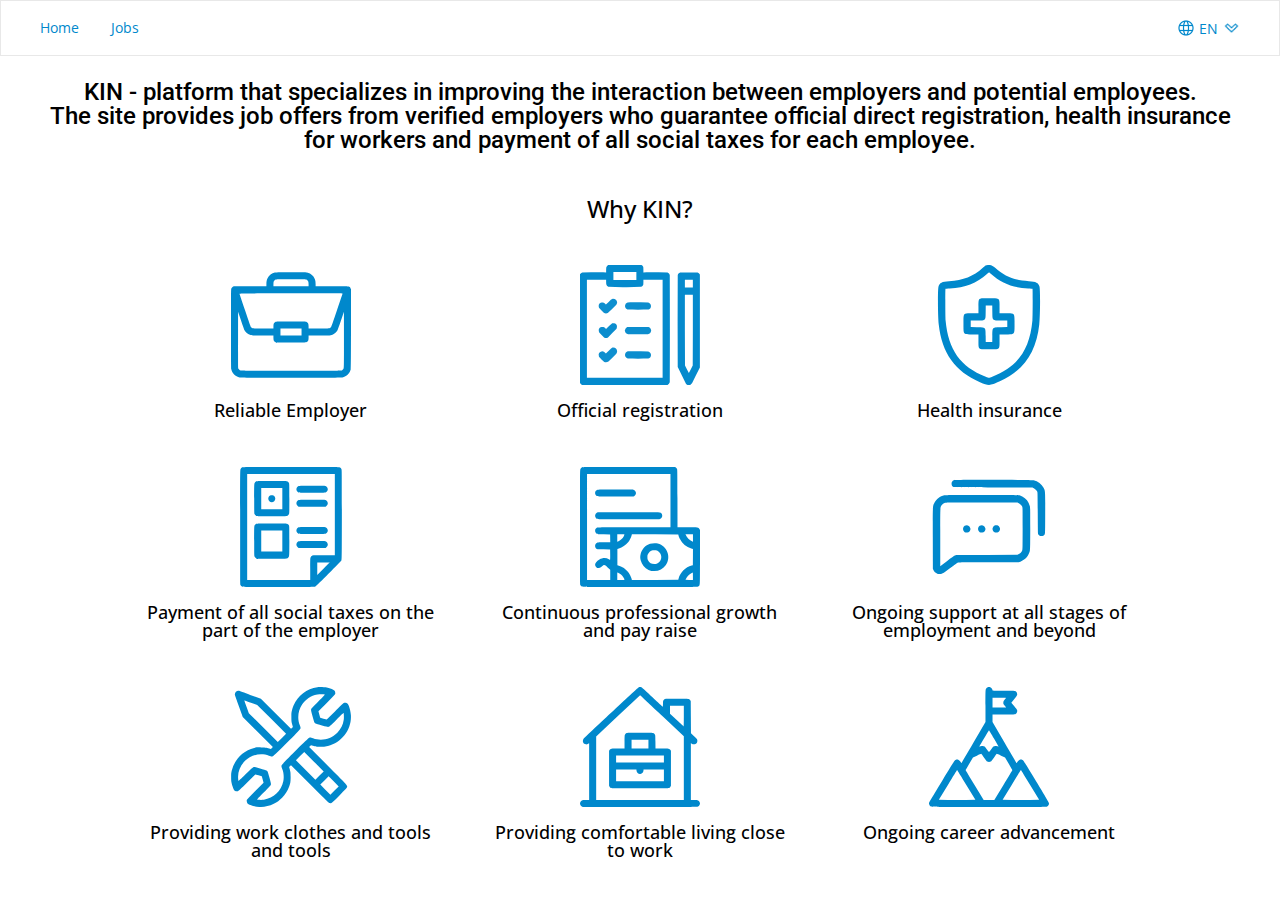
<file: index.html>
<!DOCTYPE html>
<html lang="en">
<head>
    <meta charset="UTF-8">
    <meta http-equiv="X-UA-Compatible" content="IE=edge">
    <meta name="viewport" content="width=device-width, initial-scale=1.0">
    <title>Kineon</title>
    <link rel="preconnect" href="https://fonts.googleapis.com">
    <link rel="preconnect" href="https://fonts.gstatic.com" crossorigin>
    <link href="https://fonts.googleapis.com/css2?family=Open+Sans:wght@400;700&display=swap" rel="stylesheet">
    <link href="https://fonts.googleapis.com/css2?family=Roboto:wght@400;500&display=swap" rel="stylesheet"> 
    <link rel="stylesheet" href="css/reset.css">
    <link rel="stylesheet" href="css/style.css">
    <!-- <meta http-equiv="refresh" content="1; url=index.html"/> -->
    <!-- browser-sync start --server --files "*.*, css/*.css" -->
</head>
<body>
    <div class="header-wrapper">
        <header class="header">
            <div class="header-justify-left">
                <a href="index.html" class="text-header">Home</a>
                <a href="jobs.html" class="text-header">Jobs</a>
            </div>
            <div class="dropdown-language">
                <button id="button-select-language">
                    <div class="icon-medium icon-select-language"></div>
                    <span class="text-header">EN</span>
                    <img src="img/icons/chevron-down.png" alt="" class="icon-chevron-down">
                </button>
                <div id="dropdown-language-content">
                    <a href="" class="dropbtn">RU</a>
                    <a href="" class="dropbtn">UA</a>
                </div>
            </div>
        </header>
    </div>
    <main class="main main-index">
        <!-- <img src="img/content/home-cover.jpg" alt="Happy employee" class="image-home-cover"> -->
        <p class="cover-text-home">
            KIN - platform that specializes in improving the interaction between employers and potential employees.
            <br>
            The site provides job offers from verified employers who guarantee official direct registration, health insurance for workers and payment of all social taxes for each employee.
        </p>
        <h1 class="title-advanatges">Why KIN?</h1>
        <ul class="list-advantages">
            <li>
                <div class="icon-large youget-icon-1"></div>
                <p>Reliable Employer</p>
            </li>
            <li>
                <div class="icon-large youget-icon-2"></div>
                <p>Official registration</p>
            </li>
            <li>
                <div class="icon-large youget-icon-3"></div>
                <p>Health insurance</p>
            </li>
            <li>
                <div class="icon-large youget-icon-4"></div>
                <p>Payment of all social taxes on the part of the employer</p>
            </li>
            <li>
                <div class="icon-large youget-icon-5"></div>
                <p>Continuous professional growth and pay raise</p>
            </li>
            <li>
                <div class="icon-large youget-icon-6"></div>
                <p>Ongoing support at all stages of employment and beyond</p>
            </li>
            <li>
                <div class="icon-large youget-icon-7"></div>
                <p>Providing work clothes and tools and tools</p>
            </li>
            <li>
                <div class="icon-large youget-icon-8"></div>
                <p>Providing comfortable living close to work</p>
            </li>
            <li>
                <div class="icon-large youget-icon-9"></div>
                <p>Ongoing career advancement</p>
            </li>
        </ul>
    </main>
    <script>
        document.getElementById("button-select-language").addEventListener("click", () => document.getElementById("dropdown-language-content").classList.toggle("dropdown-open"));
        document.addEventListener("click", (event) => {
        if (!event.target.closest(".dropdown-language")) {
            document.getElementById("dropdown-language-content").classList.remove("dropdown-open");
        }});
    </script>
</body>
</html>
</file>
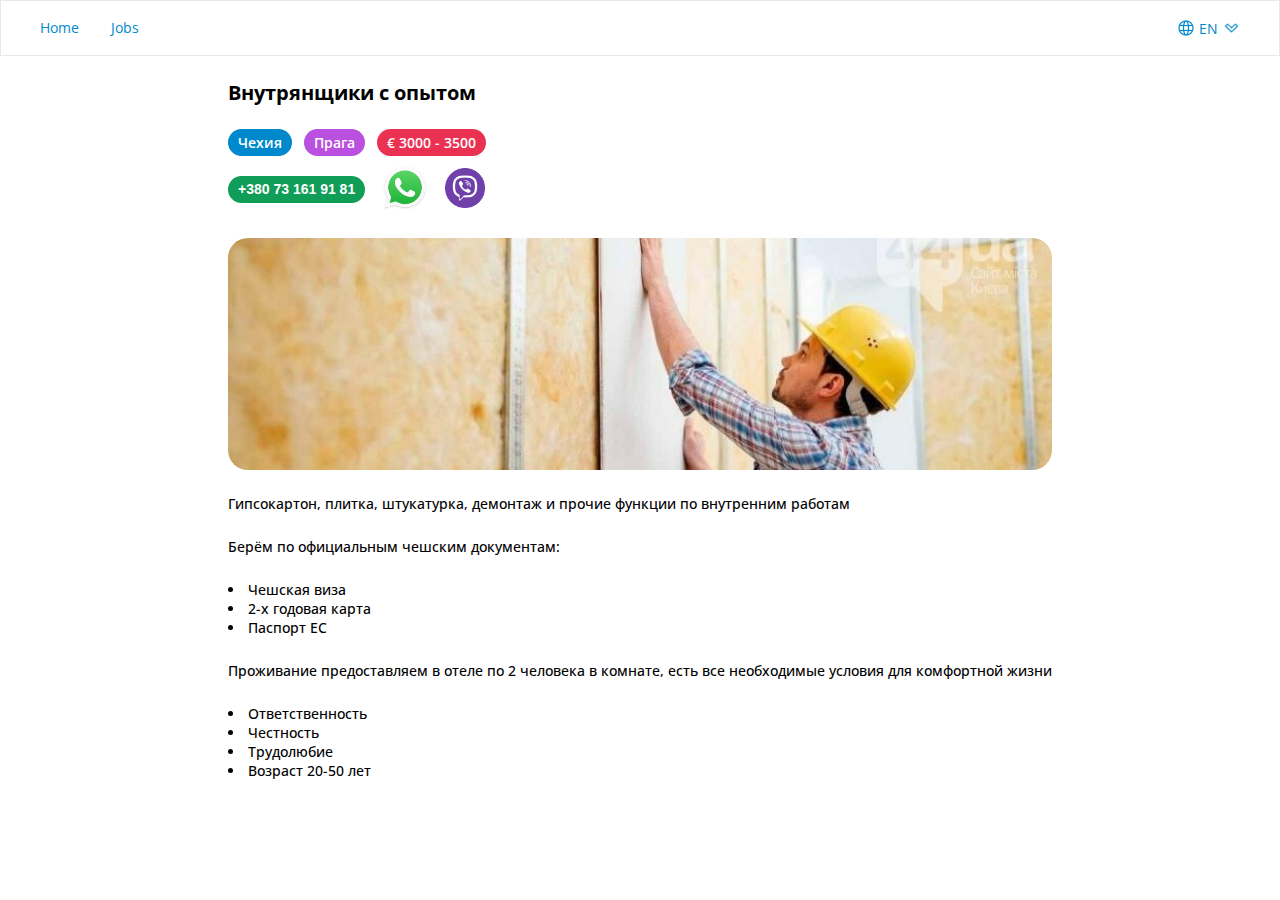
<file: job-page.html>
<!DOCTYPE html>
<html lang="ru">
<head>
    <meta charset="UTF-8">
    <meta http-equiv="X-UA-Compatible" content="IE=edge">
    <meta name="viewport" content="width=device-width, initial-scale=1.0">
    <title>Kineon</title>
    <link rel="preconnect" href="https://fonts.googleapis.com">
    <link rel="preconnect" href="https://fonts.gstatic.com" crossorigin>
    <link href="https://fonts.googleapis.com/css2?family=Open+Sans:wght@400;700&display=swap" rel="stylesheet">
    <link rel="stylesheet" href="css/reset.css">
    <link rel="stylesheet" href="css/style.css">
    <link rel="stylesheet" href="css/jobs.css">
    <link rel="stylesheet" href="css/job-page.css">
    <meta name="format-detection" content="telephone=no">
    <!-- <meta http-equiv="refresh" content="5; url=job-page.html"/> -->
</head>
<body>
    <div class="header-wrapper">
        <header class="header">
            <div class="header-justify-left">
                <a href="index.html" class="text-header">Home</a>
                <a href="jobs.html" class="text-header">Jobs</a>
            </div>
            <div class="dropdown-language">
                <button id="button-select-language">
                    <div class="icon-medium icon-select-language"></div>
                    <span class="text-header">EN</span>
                    <img src="img/icons/chevron-down.png" alt="" class="icon-chevron-down">
                </button>
                <div id="dropdown-language-content">
                    <a href="" class="dropbtn">RU</a>
                    <a href="" class="dropbtn">UA</a>
                </div>
            </div>
        </header>
    </div>
    
    <main class="main main-job-page">
        <h1 class="job-offer-title">Внутрянщики с опытом</h1>
        <div class="job-offers-bubbles-wrapper">
            <div class="job-offer-geo-row">
                <div class="job-offer-country-bubble">Чехия</div>
                <div class="job-offer-city-bubble">Прага</div>
                <div class="job-offer-salary-bubble">€ 3000 - 3500</div>
            </div>
            <div class="job-offer-social-button-wrapper">
                <div class="dropdown-number">
                    <button id="job-offer-number-bubble">
                        +380 73 161 91 81
                    </button>
                    <div id="dropdown-number-content">
                        <a href="tel:+380731619181" class="dropdown-number-item">
                            <img src="img/icons/phone-call.svg" alt="">
                            <p>Позвонить</p>
                        </a>
                        <button class="dropdown-number-item" id="copy-number-button" onclick="copyToClipboard()">
                            <img src="img/icons/copy.svg" alt="">
                            <p>Копировать</p>
                        </button>
                    </div>
                </div>

                <div class="job-offer-social-button">
                    <a href="whatsapp://send?abid=380731619181">
                        <img src="img/icons/WhatsApp.png" alt="">
                    </a>
                </div>
                <div class="job-offer-social-button">
                    <a href="viber://contact?number=%2B380731619181">
                        <img src="img/icons/Viber.png" alt="" style="width:40px; height:40px">
                    </a>
                </div>
            </div>
        </div>
        <img src="img/content/builder.jpg" alt="Builder" class="job-offer-cover-image">
        <p class="job-offer-descrption">
            Гипсокартон, плитка, штукатурка, демонтаж и прочие функции по внутренним работам
        </p>
        <p class="job-offer-descrption">
            Берём по официальным чешским документам:
        </p>
        <ul class="job-offer-info-list job-offer-documents-list">
            <li>Чешская виза</li>
            <li>2-х годовая карта</li>
            <li>Паспорт ЕС</li>
        </ul>
        <p class="job-offer-descrption">
            Проживание предоставляем в отеле по 2 человека в комнате, есть все необходимые условия для комфортной жизни
        </p>
        <ul class="job-offer-info-list job-offer-required-list">
            <li>Ответственность</li>
            <li>Честность</li>
            <li>Трудолюбие</li>
            <li>Возраст 20-50 лет</li>
        </ul>
    </main>
    <script>
        document.getElementById("button-select-language").addEventListener("click", () => document.getElementById("dropdown-language-content").classList.toggle("dropdown-open"));
        document.addEventListener("click", (event) => {
        if (!event.target.closest(".dropdown-language")) {
            document.getElementById("dropdown-language-content").classList.remove("dropdown-open");
        }});
        document.getElementById("job-offer-number-bubble").addEventListener("click", () => document.getElementById("dropdown-number-content").classList.toggle("dropdown-open"));
        document.addEventListener("click", (event) => {
        if (!event.target.closest(".dropdown-number")) {
            document.getElementById("dropdown-number-content").classList.remove("dropdown-open");
        }});
        phone_field = document.getElementById("job-offer-number-bubble")

        function copyToClipboard() {
            const input = document.createElement('textarea');
            input.value = phone_field.textContent.trim();
            document.body.appendChild(input);
            input.select();
            input.setSelectionRange(0, 99999); // For mobile devices
            document.execCommand('copy');
            document.body.removeChild(input);
            document.getElementById("dropdown-number-content").classList.remove("dropdown-open");
        }


    </script>
</body>
</html>
</file>
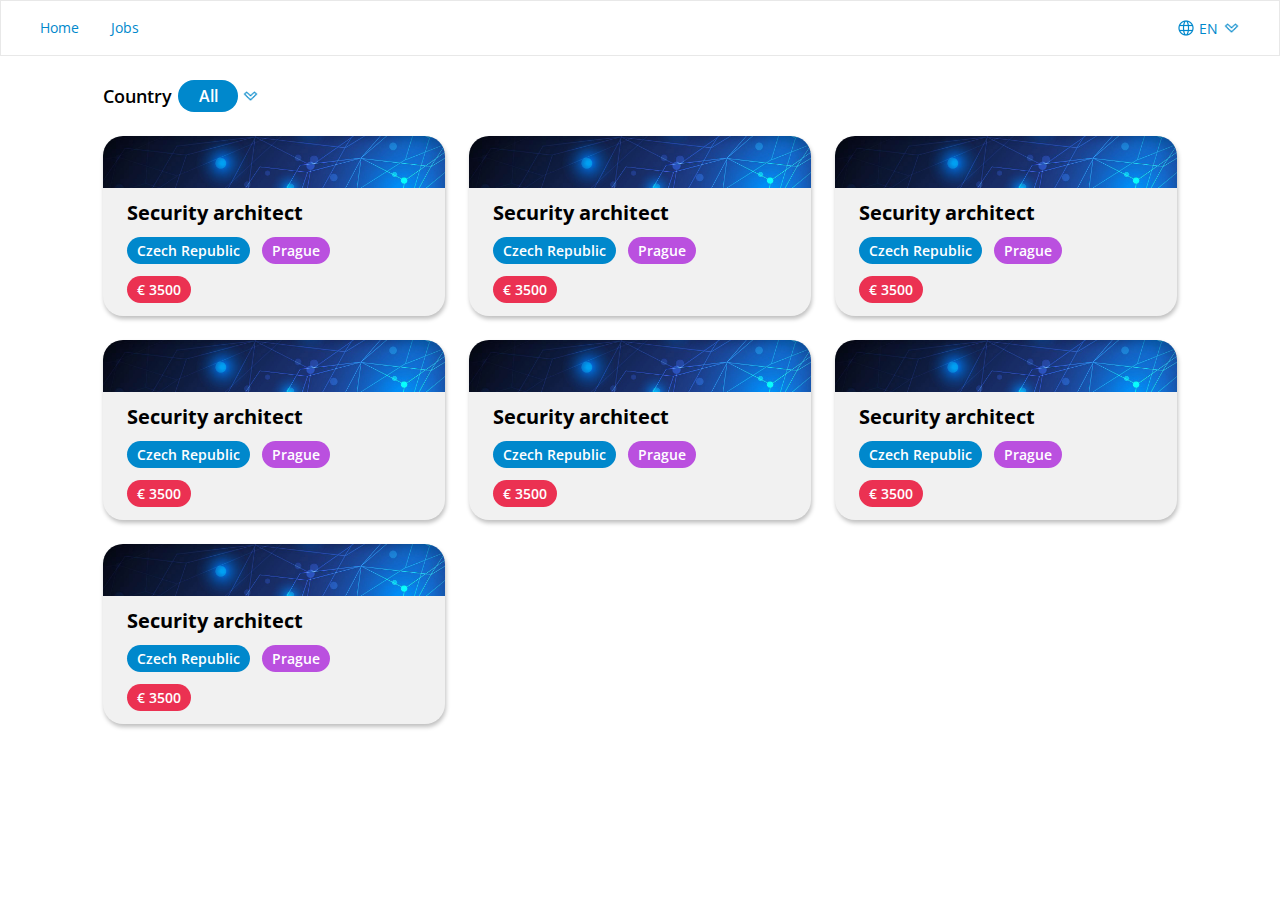
<file: jobs.html>
<!DOCTYPE html>
<html lang="en">
<head>
    <meta charset="UTF-8">
    <meta http-equiv="X-UA-Compatible" content="IE=edge">
    <meta name="viewport" content="width=device-width, initial-scale=1.0">
    <title>Kineon</title>
    <link rel="preconnect" href="https://fonts.googleapis.com">
    <link rel="preconnect" href="https://fonts.gstatic.com" crossorigin>
    <link href="https://fonts.googleapis.com/css2?family=Open+Sans:wght@400;700&display=swap" rel="stylesheet">
    <link rel="stylesheet" href="css/reset.css">
    <link rel="stylesheet" href="css/style.css">
    <link rel="stylesheet" href="css/jobs.css">
    <!-- <meta http-equiv="refresh" content="1; url=jobs.html"/> -->
</head>
<body>
    <div class="header-wrapper">
        <header class="header">
            <div class="header-justify-left">
                <a href="index.html" class="text-header">Home</a>
                <a href="jobs.html" class="text-header">Jobs</a>
            </div>

            <div class="dropdown-language">
                <button id="button-select-language">
                    <div class="icon-medium icon-select-language"></div>
                    <span class="text-header">EN</span>
                    <img src="img/icons/chevron-down.png" alt="" class="icon-chevron-down">
                </button>
                <div id="dropdown-language-content">
                    <a href="" class="dropbtn">RU</a>
                    <a href="" class="dropbtn">UA</a>
                </div>
            </div>

        </header>
    </div>
    <main class="main jobs-main">
        <div class="dropdown-country">
            <span class="country-select-bar">
                <span class="country-select-title">Country</span>
                <button id="country-select-button">
                    <span class="country-select-bubble"><p>All</p></span>
                    <img src="img/icons/chevron-down.png" alt="" class="icon-chevron-down">
                </button>
            </span>
            <div id="dropdown-country-content">
                <a href="" class="dropbtn dropbtn-country-bubble">Czech Rebuplic</a>
                <a href="" class="dropbtn dropbtn-country-bubble">France</a>
            </div>
        </div>


        <div class="job-offers-wrapper">
            <article class="job-offer-card">
                <a href="job-page.html" class="job-card-clickable">
                    <div class="job-offer-image" style="background-image: url(img/content/hat1.jpg);"></div>
                    <main class="job-offer-main">
                        <p class="job-offer-title">Security architect</p>
                        <div class="job-offer-geo-row">
                            <div class="job-offer-country-bubble">Czech Republic</div>
                            <div class="job-offer-city-bubble">Prague</div>
                        </div>
                        <div class="job-offer-salary-bubble">€ 3500</div>
                    </main>
                </a>
            </article>
            <article class="job-offer-card">
                <a href="job-page.html" class="job-card-clickable">
                    <div class="job-offer-image" style="background-image: url(img/content/hat1.jpg);"></div>
                    <main class="job-offer-main">
                        <p class="job-offer-title">Security architect</p>
                        <div class="job-offer-geo-row">
                            <div class="job-offer-country-bubble">Czech Republic</div>
                            <div class="job-offer-city-bubble">Prague</div>
                        </div>
                        <div class="job-offer-salary-bubble">€ 3500</div>
                    </main>
                </a>
            </article>
            <article class="job-offer-card">
                <a href="job-page.html" class="job-card-clickable">
                    <div class="job-offer-image" style="background-image: url(img/content/hat1.jpg);"></div>
                    <main class="job-offer-main">
                        <p class="job-offer-title">Security architect</p>
                        <div class="job-offer-geo-row">
                            <div class="job-offer-country-bubble">Czech Republic</div>
                            <div class="job-offer-city-bubble">Prague</div>
                        </div>
                        <div class="job-offer-salary-bubble">€ 3500</div>
                    </main>
                </a>
            </article>
            <article class="job-offer-card">
                <a href="job-page.html" class="job-card-clickable">
                    <div class="job-offer-image" style="background-image: url(img/content/hat1.jpg);"></div>
                    <main class="job-offer-main">
                        <p class="job-offer-title">Security architect</p>
                        <div class="job-offer-geo-row">
                            <div class="job-offer-country-bubble">Czech Republic</div>
                            <div class="job-offer-city-bubble">Prague</div>
                        </div>
                        <div class="job-offer-salary-bubble">€ 3500</div>
                    </main>
                </a>
            </article>
            <article class="job-offer-card">
                <a href="job-page.html" class="job-card-clickable">
                    <div class="job-offer-image" style="background-image: url(img/content/hat1.jpg);"></div>
                    <main class="job-offer-main">
                        <p class="job-offer-title">Security architect</p>
                        <div class="job-offer-geo-row">
                            <div class="job-offer-country-bubble">Czech Republic</div>
                            <div class="job-offer-city-bubble">Prague</div>
                        </div>
                        <div class="job-offer-salary-bubble">€ 3500</div>
                    </main>
                </a>
            </article>
            <article class="job-offer-card">
                <a href="job-page.html" class="job-card-clickable">
                    <div class="job-offer-image" style="background-image: url(img/content/hat1.jpg);"></div>
                    <main class="job-offer-main">
                        <p class="job-offer-title">Security architect</p>
                        <div class="job-offer-geo-row">
                            <div class="job-offer-country-bubble">Czech Republic</div>
                            <div class="job-offer-city-bubble">Prague</div>
                        </div>
                        <div class="job-offer-salary-bubble">€ 3500</div>
                    </main>
                </a>
            </article>
            <article class="job-offer-card">
                <a href="job-page.html" class="job-card-clickable">
                    <div class="job-offer-image" style="background-image: url(img/content/hat1.jpg);"></div>
                    <main class="job-offer-main">
                        <p class="job-offer-title">Security architect</p>
                        <div class="job-offer-geo-row">
                            <div class="job-offer-country-bubble">Czech Republic</div>
                            <div class="job-offer-city-bubble">Prague</div>
                        </div>
                        <div class="job-offer-salary-bubble">€ 3500</div>
                    </main>
                </a>
            </article>
        </div>
    </main>

    <script>
        document.getElementById("button-select-language").addEventListener("click", () => document.getElementById("dropdown-language-content").classList.toggle("dropdown-open"));
        document.addEventListener("click", (event) => {
        if (!event.target.closest(".dropdown-language")) {
            document.getElementById("dropdown-language-content").classList.remove("dropdown-open");
        }});
    </script>
    <script>
        document.getElementById("country-select-button").addEventListener("click", () => document.getElementById("dropdown-country-content").classList.toggle("dropdown-open"));
        document.addEventListener("click", (event) => {
        if (!event.target.closest(".dropdown-country")) {
            document.getElementById("dropdown-country-content").classList.remove("dropdown-open");
        }});
    </script>
</body>
</html>
</file>
<file: css/style.css>
body {
    font-family: 'Open Sans';
    font-style: normal;
}
.main {
    max-width: 1200px;
    margin: 0 auto;
}
.icon-medium {
    width: 16px;
    height: 16px;
    background-repeat: no-repeat;
    background-size: contain;
}
.icon-large {
    width: 120px;
    height: 120px;
    min-width: 120px;
    min-height: 120px;
    background-repeat: no-repeat;
    background-size: contain;
    display: block;
}
a {
    color: #0088CC;
}
.icon-select-language {
    background-image: url(../img/icons/globe.png);
    background-size: contain;
}
.dropdown-language, .dropdown-country, .dropdown-number {
    position: relative;
    display: inline-block;
}
#dropdown-language-content, #dropdown-country-content {
    display: none;
    position: absolute;
    background-color: rgba(241, 241, 241, 0.65);
    min-width: max-content;
    box-shadow: 0px 8px 16px 0px rgba(0,0,0,0.2);
    z-index: 1;
    
    border-radius: 14px;
    animation: fade-in 0.08s ease-in;
}
#dropdown-country-content {
    left: 45%;
}
@keyframes fade-in {
    from {
      opacity: 0;
      transform: translateY(-10px);
    }
    to {
      opacity: 1;
      transform: translateY(0);
    }
  }
#dropdown-language-content a, #dropdown-country-content a {
    padding: 8px 12px;
    text-decoration: none;
    display: block;
}
.dropdown-open {
    display: flex !important;
    flex-direction: column;
    gap: 8px;
    padding: 8px;
}
.dropdown-open {display: block;}
#dropdown-language-content .dropbtn:hover {background-color: #e7e7e7;}
#dropdown-country-content .dropbtn:hover {background-color: #00699D;}

.header-wrapper {
    border: 1px solid #E8E8E8;
}


.header {
    display: flex;
    height: 46px;
    flex-direction: row;
    justify-content: space-between;
    align-items: center;
    margin: 0 auto;
    padding: 4px 24px;
    gap: 24px;
    max-width: 1200px;
}
.header-justify-left {
    display: flex;
    flex-direction: row;
    align-items: center;
    padding: 0px;
    gap: 32px;

    height: 19px;
}
.text-header {
    color: #0088CC;
    font-family: 'Open Sans';
    font-style: normal;
    font-weight: 400;
    font-size: 14px;
}
#button-select-language {
    display: flex;
    height: 16px;
    flex-direction: row;
    justify-content: center;
    align-items: center;
    padding: 0px;
    gap: 5px;
}
.icon-chevron-down {
    height: 10px;
}


.main {
    display: flex;
    flex-direction: column;
    align-items: flex-start;
    padding: 24px;
    gap: 24px;
}
.main-index {
    gap: 42px;
}
.image-home-cover{
    width: auto;
    height: auto;
    max-width: 100%;
    display: block;
    margin: 0 auto;
    border-radius: 20px;
}
.cover-text-home {
    font-family: Roboto;
    font-style: normal;
    font-weight: 500;
    font-size: 24px;
    /* line-height: 20px; */
    text-align: center;
    width: 100%;
}

.title-advanatges {
    font-weight: 500;
    font-size: 24px;
    line-height: 29px;
    text-align: center;
    color: #000;

    margin: 0 auto;
}


.list-advantages {
    display: flex;
    flex-direction: row;
    flex-wrap: wrap;
    gap: 48px;
    max-width: 1000px;
    margin: 0 auto;
}
.list-advantages li {
    display: flex;
    flex-direction: column;
    align-items: center;
    padding: 0px;
    gap: 16px;

    height: fit-content;
    width: 30%;
    margin: 0 auto;
}
@media (max-width: 768px) {
    .list-advantages li {
        width: 50%;
    }
}

.list-advantages p {
    font-style: normal;
    font-weight: 500;
    font-size: 18px;
    /* line-height: 17px; */
    text-align: center;
    color: #000;
}

.youget-icon-1 {
    background-image: url(../img/icons/youget-icon-1.svg);
}
.youget-icon-2 {
    background-image: url(../img/icons/youget-icon-2.svg);
}
.youget-icon-3 {
    background-image: url(../img/icons/youget-icon-3.svg);
}
.youget-icon-4 {
    background-image: url(../img/icons/youget-icon-4.svg);
}
.youget-icon-5 {
    background-image: url(../img/icons/youget-icon-5.svg);
}
.youget-icon-6 {
    background-image: url(../img/icons/youget-icon-6.svg);
}
.youget-icon-7 {
    background-image: url(../img/icons/youget-icon-7.svg);
}
.youget-icon-8 {
    background-image: url(../img/icons/youget-icon-8.svg);
}
.youget-icon-9 {
    background-image: url(../img/icons/youget-icon-9.svg);
}
</file>
<file: css/jobs.css>
.country-select-bar {
    display: grid;
    grid-template-columns: min-content max-content;
    gap: 6px;
}
#country-select-button {
    display: grid;
    grid-template-columns: min-content max-content;
    align-items: center;
}

.country-select-title {


    font-family: 'Open Sans';
    font-style: normal;
    font-weight: 600;
    font-size: 18px;
    line-height: 32px;
}


.country-select-bubble {
    margin-right: 4px;
    padding: 5px 10px;
    min-width: 40px;
    background-color: #0088CC;
    border-radius: 20px;
    font-family: 'Open Sans';
    font-style: normal;
    font-weight: 600;
    font-size: 16px;
    line-height: 22px;
    color: #FFF;
}
/* break point 550px width wp */
@media screen and (max-width: 550px) {
    .job-offer-card {
        width: 100%;
        min-width: 342px;
        max-width: 500px;
    }
    .job-offers-wrapper {
        flex-direction: column;
    }
}
@media screen and (min-width: 551px) {
    .job-offer-card {
        width: 342px;
        height: 180px;
    }
    .job-offers-wrapper {
        flex-wrap: wrap;
    }
}
.job-offer-card {
    display: flex;
    flex-direction: column;
    align-items: flex-start;
    padding: 0px;
    height: 180px;
    background: #F1F1F1;
    box-shadow: 1px 3px 4px rgba(0, 0, 0, 0.25);
    border-radius: 20px;
}


.jobs-main {
    width: fit-content;
}
.job-offer-image {
    width: 100%;
    height: 52px;
    border-radius: 20px 20px 0px 0px;

    background-repeat: no-repeat;
    background-size: cover;
}
.job-offers-wrapper {
    display: flex;
    width: 100%;
    gap: 24px;
    max-width: 1074px;
    margin: 0 auto;
}
.job-offer-main {
    display: flex;
    flex-direction: column;
    align-items: flex-start;
    padding: 12px 24px 20px;
    gap: 12px;
}
.job-offer-title {
    font-family: 'Open Sans';
    font-style: normal;
    font-weight: 700;
    font-size: 20px;
    line-height: 25px;
    color: #000;
}
.job-offer-geo-row {
    display: flex;
    flex-direction: row;
    align-items: flex-start;
    padding: 0px;
    gap: 12px;
}
.job-offer-country-bubble {
    padding: 4px 10px;
    background-color: #0088CC;
    border-radius: 20px;
    font-style: normal;
    font-weight: 600;
    font-size: 14px;
    line-height: 19px;
    color: #FFF;
}
.dropbtn-country-bubble {
    padding: 4px 10px;
    background-color: #0088CC;
    border-radius: 20px;
    font-style: normal;
    font-weight: 600;
    font-size: 14px;
    line-height: 19px;
    color: #FFF;
    text-align: center;
    width: fit-content;
}

.job-offer-city-bubble {
    padding: 4px 10px;
    background-color: #BA50DF;
    border-radius: 20px;
    font-weight: 600;
    font-size: 14px;
    line-height: 19px;
    color: #FFFFFF;
}
.job-offer-salary-bubble {
    padding: 4px 10px;

    background: #EB3152;
    border-radius: 20px;
    font-weight: 600;
    font-size: 14px;
    line-height: 19px;
    color: #FFFFFF;
}
.job-offers-bubbles-wrapper {
    display: flex;
    flex-direction: column;
    gap: 8px;
}
#job-offer-number-bubble {
    padding: 4px 10px;

    background: #0F9D58;
    border-radius: 20px;
    font-weight: 600;
    font-size: 14px;
    line-height: 19px;
    color: #FFFFFF;
}
.job-card-clickable {
    width: 100%;
}
</file>
<file: css/job-page.css>
.job-offer-cover-image {
    width: 100%;
    height: auto;
    max-width: 100%;
    display: block;
    border-radius: 20px;
}

#copy-number-button {
    cursor: pointer;
}

.main {
    font-weight: 500;
    font-size: 14px;
    line-height: 19px;
}

.job-offer-info-list {
    list-style-type: disc;
    list-style-position: inside;
}
.main-job-page {
    width: fit-content;
}


@keyframes fade-in {
    from {
      opacity: 0;
      transform: translateY(-10px);
    }
    to {
      opacity: 1;
      transform: translateY(0);
    }
  }

.job-offer-social-button-wrapper {
    display: flex;
    flex-direction: row;
    align-items: flex-start;
    padding: 0px;
    gap: 16px;
    align-items: center;
    line-height: 1;
}
.job-offer-social-button img {
    width: 48px;
    height: 48px;
}
.job-offer-number {
    color: #0088CC;
}

#dropdown-number-content {
    display: none;
    position: absolute;
    background-color: rgba(15, 157, 88, 0.15);
    min-width: max-content;
    box-shadow: 0px 8px 16px 0px rgba(0,0,0,0.1);
    z-index: 1;
    
    border-radius: 14px;
    animation: fade-in 0.08s ease-in;
}
.dropdown-number-item {
    padding: 4px 10px;

    background: #0F9D58;
    border-radius: 20px;
    font-weight: 600;
    font-size: 14px;
    line-height: 19px;
    color: #FFFFFF;


    display: flex;
    flex-direction: row;
    gap: 8px;
    align-items: center;
}
.dropdown-number-item img {
    width: 20px;
    height: 20px;
}
</file>
